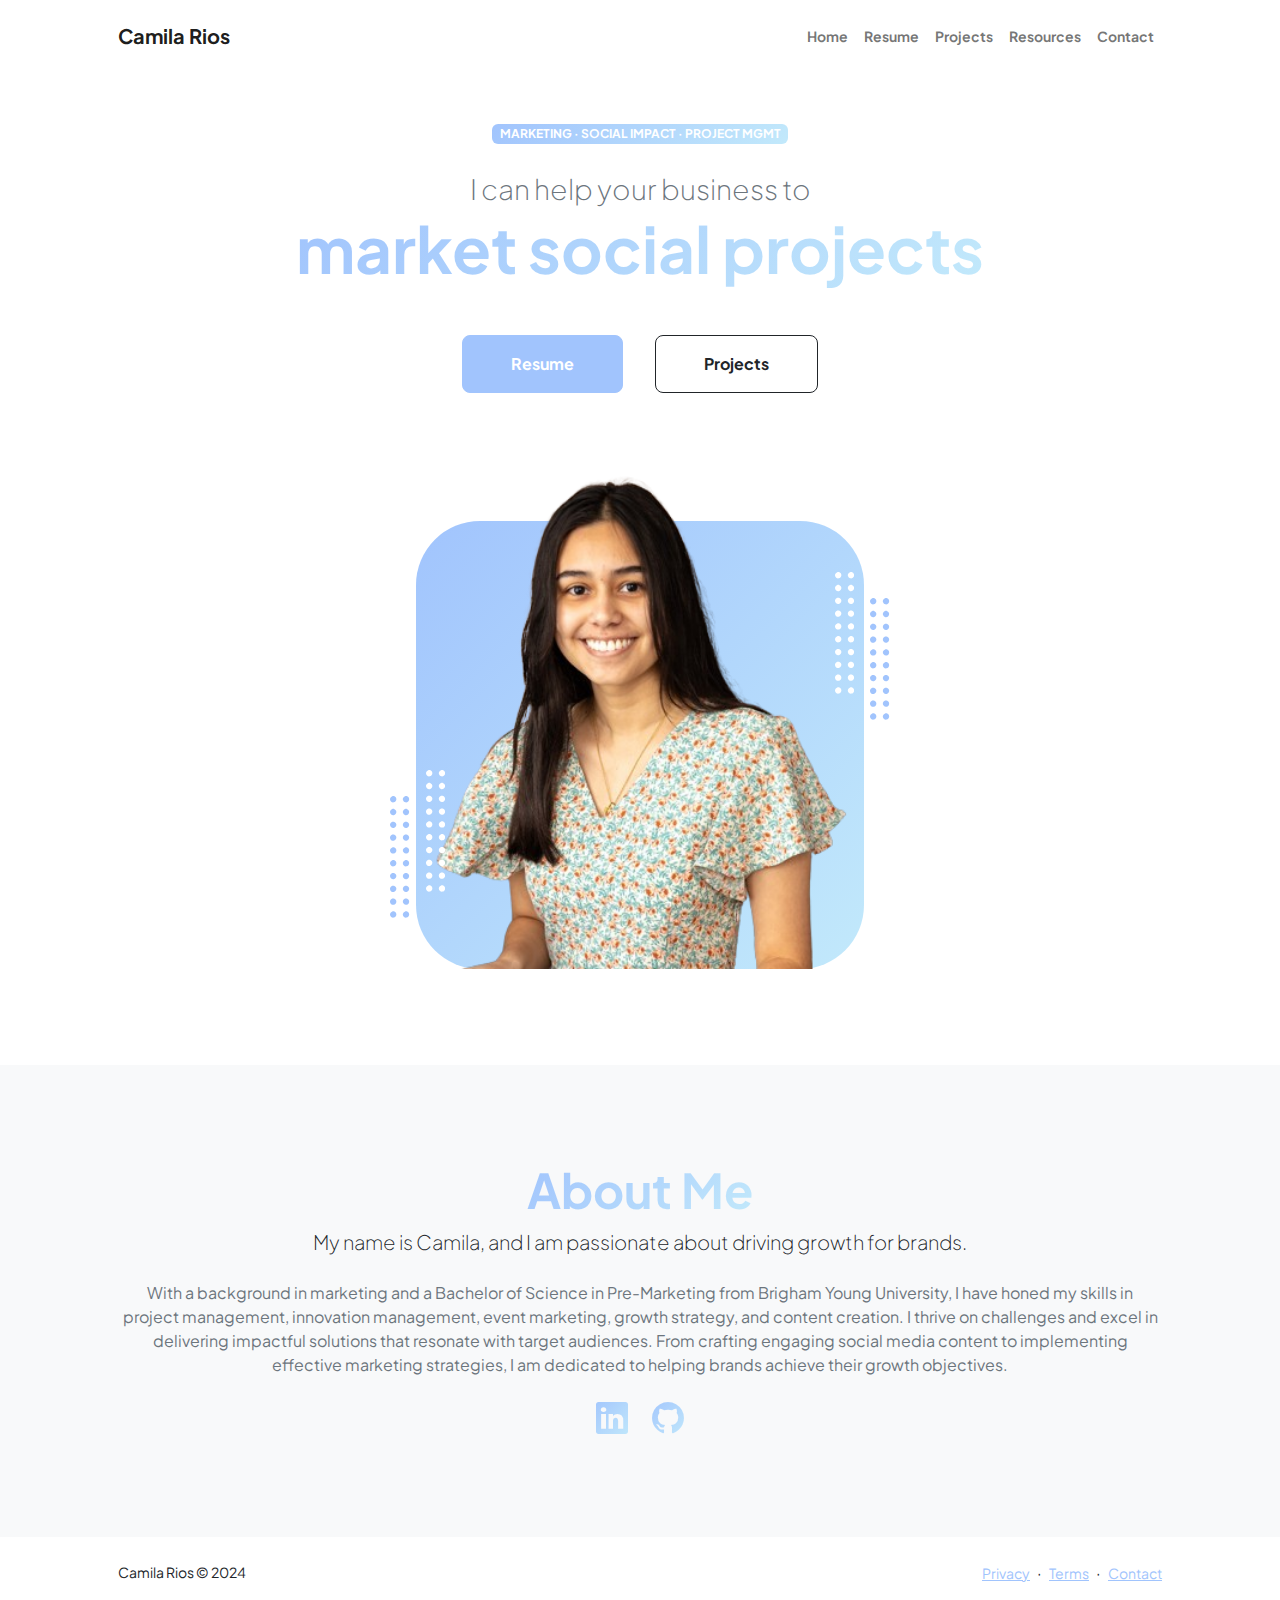
<file: index.html>
<!DOCTYPE html>
<html lang="en">
    <head>
        <meta charset="utf-8" />
        <meta name="viewport" content="width=device-width, initial-scale=1, shrink-to-fit=no" />
        <meta name="description" content="" />
        <meta name="author" content="" />
        <title>CR | Home</title>
        <!-- Favicon-->
        <link rel="icon" type="image/x-icon" href="assets/favicon.ico" />
        <!-- Custom Google font-->
        <link rel="preconnect" href="https://fonts.googleapis.com" />
        <link rel="preconnect" href="https://fonts.gstatic.com" crossorigin />
        <link href="https://fonts.googleapis.com/css2?family=Plus+Jakarta+Sans:wght@100;200;300;400;500;600;700;800;900&amp;display=swap" rel="stylesheet" />
        <!-- Bootstrap icons-->
        <link href="https://cdn.jsdelivr.net/npm/bootstrap-icons@1.8.1/font/bootstrap-icons.css" rel="stylesheet" />
        <!-- Core theme CSS (includes Bootstrap)-->
        <link href="css/styles.css" rel="stylesheet" />
    </head>
    <body class="d-flex flex-column h-100">
        <main class="flex-shrink-0">
            <!-- Navigation-->
            <nav class="navbar navbar-expand-lg navbar-light bg-white py-3">
                <div class="container px-5">
                    <a class="navbar-brand" href="index.html"><span class="fw-bolder custom-text-color">Camila Rios</span></a>
                    <button class="navbar-toggler" type="button" data-bs-toggle="collapse" data-bs-target="#navbarSupportedContent" aria-controls="navbarSupportedContent" aria-expanded="false" aria-label="Toggle navigation"><span class="navbar-toggler-icon"></span></button>
                    <div class="collapse navbar-collapse" id="navbarSupportedContent">
                        <ul class="navbar-nav ms-auto mb-2 mb-lg-0 small fw-bolder">
                            <li class="nav-item"><a class="nav-link" href="index.html">Home</a></li>
                            <li class="nav-item"><a class="nav-link" href="resume.html">Resume</a></li>
                            <li class="nav-item"><a class="nav-link" href="projects.html">Projects</a></li>
                            <li class="nav-item"><a class="nav-link" href="resources.html">Resources</a></li>
                            <li class="nav-item"><a class="nav-link" href="contact.html">Contact</a></li>
                        </ul>
                    </div>
                </div>
            </nav>
            <!-- Header-->
            <header class="py-5">
                <div class="container px-5 pb-5">
                    <div class="row gx-5 align-items-center">
                        <div class="col-xxl-5">
                            <!-- Header text content-->
                            <div class="text-center text-xxl-start">
                                <div class="badge bg-gradient-primary-to-secondary text-white mb-4"><div class="text-uppercase">Marketing &middot; Social Impact &middot; Project Mgmt</div></div>
                                <div class="fs-3 fw-light text-muted">I can help your business to</div>
                                <h1 class="display-3 fw-bolder mb-5"><span class="text-gradient d-inline">market social projects</span></h1>
                                <div class="d-grid gap-3 d-sm-flex justify-content-sm-center justify-content-xxl-start mb-3">
                                    <a class="btn btn-primary btn-lg px-5 py-3 me-sm-3 fs-6 fw-bolder" href="resume.html">Resume</a>
                                    <a class="btn btn-outline-dark btn-lg px-5 py-3 fs-6 fw-bolder" href="projects.html">Projects</a>
                                </div>
                            </div>
                        </div>
                        <div class="col-xxl-7">
                            <!-- Header profile picture-->
                            <div class="d-flex justify-content-center mt-5 mt-xxl-0">
                                <div class="profile bg-gradient-primary-to-secondary">
                                    <!-- TIP: For best results, use a photo with a transparent background like the demo example below-->
                                    <!-- Watch a tutorial on how to do this on YouTube (link)-->
                                    <img class="profile-img" src="assets/profile.png" alt="..." />
                                    <div class="dots-1">
                                        <!-- SVG Dots-->
                                        <svg version="1.1" xmlns="http://www.w3.org/2000/svg" xmlns:xlink="http://www.w3.org/1999/xlink" x="0px" y="0px" viewBox="0 0 191.6 1215.4" style="enable-background: new 0 0 191.6 1215.4" xml:space="preserve">
                                            <g transform="translate(0.000000,1280.000000) scale(0.100000,-0.100000)">
                                                <path d="M227.7,12788.6c-105-35-200-141-222-248c-43-206,163-412,369-369c155,32,275,190,260,339c-11,105-90,213-190,262        C383.7,12801.6,289.7,12808.6,227.7,12788.6z"></path>
                                                <path d="M1507.7,12788.6c-151-50-253-216-222-362c25-119,136-230,254-255c194-41,395,142,375,339c-11,105-90,213-190,262        C1663.7,12801.6,1569.7,12808.6,1507.7,12788.6z"></path>
                                                <path d="M227.7,11508.6c-105-35-200-141-222-248c-43-206,163-412,369-369c155,32,275,190,260,339c-11,105-90,213-190,262        C383.7,11521.6,289.7,11528.6,227.7,11508.6z"></path>
                                                <path d="M1507.7,11508.6c-151-50-253-216-222-362c25-119,136-230,254-255c194-41,395,142,375,339c-11,105-90,213-190,262        C1663.7,11521.6,1569.7,11528.6,1507.7,11508.6z"></path>
                                                <path d="M227.7,10228.6c-105-35-200-141-222-248c-43-206,163-412,369-369c155,32,275,190,260,339c-11,105-90,213-190,262        C383.7,10241.6,289.7,10248.6,227.7,10228.6z"></path>
                                                <path d="M1507.7,10228.6c-105-35-200-141-222-248c-43-206,163-412,369-369c155,32,275,190,260,339c-11,105-90,213-190,262        C1663.7,10241.6,1569.7,10248.6,1507.7,10228.6z"></path>
                                                <path d="M227.7,8948.6c-105-35-200-141-222-248c-43-206,163-412,369-369c155,32,275,190,260,339c-11,105-90,213-190,262        C383.7,8961.6,289.7,8968.6,227.7,8948.6z"></path>
                                                <path d="M1507.7,8948.6c-105-35-200-141-222-248c-43-206,163-412,369-369c155,32,275,190,260,339c-11,105-90,213-190,262        C1663.7,8961.6,1569.7,8968.6,1507.7,8948.6z"></path>
                                                <path d="M227.7,7668.6c-105-35-200-141-222-248c-43-206,163-412,369-369c155,32,275,190,260,339c-11,105-90,213-190,262        C383.7,7681.6,289.7,7688.6,227.7,7668.6z"></path>
                                                <path d="M1507.7,7668.6c-105-35-200-141-222-248c-43-206,163-412,369-369c155,32,275,190,260,339c-11,105-90,213-190,262        C1663.7,7681.6,1569.7,7688.6,1507.7,7668.6z"></path>
                                                <path d="M227.7,6388.6c-105-35-200-141-222-248c-43-206,163-412,369-369c155,32,275,190,260,339c-11,105-90,213-190,262        C383.7,6401.6,289.7,6408.6,227.7,6388.6z"></path>
                                                <path d="M1507.7,6388.6c-105-35-200-141-222-248c-43-206,163-412,369-369c155,32,275,190,260,339c-11,105-90,213-190,262        C1663.7,6401.6,1569.7,6408.6,1507.7,6388.6z"></path>
                                                <path d="M227.7,5108.6c-105-35-200-141-222-248c-43-206,163-412,369-369c155,32,275,190,260,339c-11,105-90,213-190,262        C383.7,5121.6,289.7,5128.6,227.7,5108.6z"></path>
                                                <path d="M1507.7,5108.6c-105-35-200-141-222-248c-43-206,163-412,369-369c155,32,275,190,260,339c-11,105-90,213-190,262        C1663.7,5121.6,1569.7,5128.6,1507.7,5108.6z"></path>
                                                <path d="M227.7,3828.6c-105-35-200-141-222-248c-43-206,163-412,369-369c155,32,275,190,260,339c-11,105-90,213-190,262        C383.7,3841.6,289.7,3848.6,227.7,3828.6z"></path>
                                                <path d="M1507.7,3828.6c-105-35-200-141-222-248c-43-206,163-412,369-369c155,32,275,190,260,339c-11,105-90,213-190,262        C1663.7,3841.6,1569.7,3848.6,1507.7,3828.6z"></path>
                                                <path d="M227.7,2548.6c-105-35-200-141-222-248c-43-206,163-412,369-369c155,32,275,190,260,339c-11,105-90,213-190,262        C383.7,2561.6,289.7,2568.6,227.7,2548.6z"></path>
                                                <path d="M1507.7,2548.6c-105-35-200-141-222-248c-43-206,163-412,369-369c155,32,275,190,260,339c-11,105-90,213-190,262        C1663.7,2561.6,1569.7,2568.6,1507.7,2548.6z"></path>
                                                <path d="M227.7,1268.6c-105-35-200-141-222-248c-43-206,163-412,369-369c155,32,275,190,260,339c-11,105-90,213-190,262        C383.7,1281.6,289.7,1288.6,227.7,1268.6z"></path>
                                                <path d="M1507.7,1268.6c-105-35-200-141-222-248c-43-206,163-412,369-369c155,32,275,190,260,339c-11,105-90,213-190,262        C1663.7,1281.6,1569.7,1288.6,1507.7,1268.6z"></path>
                                            </g>
                                        </svg>
                                        <!-- END of SVG dots-->
                                    </div>
                                    <div class="dots-2">
                                        <!-- SVG Dots-->
                                        <svg version="1.1" xmlns="http://www.w3.org/2000/svg" xmlns:xlink="http://www.w3.org/1999/xlink" x="0px" y="0px" viewBox="0 0 191.6 1215.4" style="enable-background: new 0 0 191.6 1215.4" xml:space="preserve">
                                            <g transform="translate(0.000000,1280.000000) scale(0.100000,-0.100000)">
                                                <path d="M227.7,12788.6c-105-35-200-141-222-248c-43-206,163-412,369-369c155,32,275,190,260,339c-11,105-90,213-190,262        C383.7,12801.6,289.7,12808.6,227.7,12788.6z"></path>
                                                <path d="M1507.7,12788.6c-151-50-253-216-222-362c25-119,136-230,254-255c194-41,395,142,375,339c-11,105-90,213-190,262        C1663.7,12801.6,1569.7,12808.6,1507.7,12788.6z"></path>
                                                <path d="M227.7,11508.6c-105-35-200-141-222-248c-43-206,163-412,369-369c155,32,275,190,260,339c-11,105-90,213-190,262        C383.7,11521.6,289.7,11528.6,227.7,11508.6z"></path>
                                                <path d="M1507.7,11508.6c-151-50-253-216-222-362c25-119,136-230,254-255c194-41,395,142,375,339c-11,105-90,213-190,262        C1663.7,11521.6,1569.7,11528.6,1507.7,11508.6z"></path>
                                                <path d="M227.7,10228.6c-105-35-200-141-222-248c-43-206,163-412,369-369c155,32,275,190,260,339c-11,105-90,213-190,262        C383.7,10241.6,289.7,10248.6,227.7,10228.6z"></path>
                                                <path d="M1507.7,10228.6c-105-35-200-141-222-248c-43-206,163-412,369-369c155,32,275,190,260,339c-11,105-90,213-190,262        C1663.7,10241.6,1569.7,10248.6,1507.7,10228.6z"></path>
                                                <path d="M227.7,8948.6c-105-35-200-141-222-248c-43-206,163-412,369-369c155,32,275,190,260,339c-11,105-90,213-190,262        C383.7,8961.6,289.7,8968.6,227.7,8948.6z"></path>
                                                <path d="M1507.7,8948.6c-105-35-200-141-222-248c-43-206,163-412,369-369c155,32,275,190,260,339c-11,105-90,213-190,262        C1663.7,8961.6,1569.7,8968.6,1507.7,8948.6z"></path>
                                                <path d="M227.7,7668.6c-105-35-200-141-222-248c-43-206,163-412,369-369c155,32,275,190,260,339c-11,105-90,213-190,262        C383.7,7681.6,289.7,7688.6,227.7,7668.6z"></path>
                                                <path d="M1507.7,7668.6c-105-35-200-141-222-248c-43-206,163-412,369-369c155,32,275,190,260,339c-11,105-90,213-190,262        C1663.7,7681.6,1569.7,7688.6,1507.7,7668.6z"></path>
                                                <path d="M227.7,6388.6c-105-35-200-141-222-248c-43-206,163-412,369-369c155,32,275,190,260,339c-11,105-90,213-190,262        C383.7,6401.6,289.7,6408.6,227.7,6388.6z"></path>
                                                <path d="M1507.7,6388.6c-105-35-200-141-222-248c-43-206,163-412,369-369c155,32,275,190,260,339c-11,105-90,213-190,262        C1663.7,6401.6,1569.7,6408.6,1507.7,6388.6z"></path>
                                                <path d="M227.7,5108.6c-105-35-200-141-222-248c-43-206,163-412,369-369c155,32,275,190,260,339c-11,105-90,213-190,262        C383.7,5121.6,289.7,5128.6,227.7,5108.6z"></path>
                                                <path d="M1507.7,5108.6c-105-35-200-141-222-248c-43-206,163-412,369-369c155,32,275,190,260,339c-11,105-90,213-190,262        C1663.7,5121.6,1569.7,5128.6,1507.7,5108.6z"></path>
                                                <path d="M227.7,3828.6c-105-35-200-141-222-248c-43-206,163-412,369-369c155,32,275,190,260,339c-11,105-90,213-190,262        C383.7,3841.6,289.7,3848.6,227.7,3828.6z"></path>
                                                <path d="M1507.7,3828.6c-105-35-200-141-222-248c-43-206,163-412,369-369c155,32,275,190,260,339c-11,105-90,213-190,262        C1663.7,3841.6,1569.7,3848.6,1507.7,3828.6z"></path>
                                                <path d="M227.7,2548.6c-105-35-200-141-222-248c-43-206,163-412,369-369c155,32,275,190,260,339c-11,105-90,213-190,262        C383.7,2561.6,289.7,2568.6,227.7,2548.6z"></path>
                                                <path d="M1507.7,2548.6c-105-35-200-141-222-248c-43-206,163-412,369-369c155,32,275,190,260,339c-11,105-90,213-190,262        C1663.7,2561.6,1569.7,2568.6,1507.7,2548.6z"></path>
                                                <path d="M227.7,1268.6c-105-35-200-141-222-248c-43-206,163-412,369-369c155,32,275,190,260,339c-11,105-90,213-190,262        C383.7,1281.6,289.7,1288.6,227.7,1268.6z"></path>
                                                <path d="M1507.7,1268.6c-105-35-200-141-222-248c-43-206,163-412,369-369c155,32,275,190,260,339c-11,105-90,213-190,262        C1663.7,1281.6,1569.7,1288.6,1507.7,1268.6z"></path>
                                            </g>
                                        </svg>
                                        <!-- END of SVG dots-->
                                    </div>
                                    <div class="dots-3">
                                        <!-- SVG Dots-->
                                        <svg version="1.1" xmlns="http://www.w3.org/2000/svg" xmlns:xlink="http://www.w3.org/1999/xlink" x="0px" y="0px" viewBox="0 0 191.6 1215.4" style="enable-background: new 0 0 191.6 1215.4" xml:space="preserve">
                                            <g transform="translate(0.000000,1280.000000) scale(0.100000,-0.100000)">
                                                <path d="M227.7,12788.6c-105-35-200-141-222-248c-43-206,163-412,369-369c155,32,275,190,260,339c-11,105-90,213-190,262        C383.7,12801.6,289.7,12808.6,227.7,12788.6z"></path>
                                                <path d="M1507.7,12788.6c-151-50-253-216-222-362c25-119,136-230,254-255c194-41,395,142,375,339c-11,105-90,213-190,262        C1663.7,12801.6,1569.7,12808.6,1507.7,12788.6z"></path>
                                                <path d="M227.7,11508.6c-105-35-200-141-222-248c-43-206,163-412,369-369c155,32,275,190,260,339c-11,105-90,213-190,262        C383.7,11521.6,289.7,11528.6,227.7,11508.6z"></path>
                                                <path d="M1507.7,11508.6c-151-50-253-216-222-362c25-119,136-230,254-255c194-41,395,142,375,339c-11,105-90,213-190,262        C1663.7,11521.6,1569.7,11528.6,1507.7,11508.6z"></path>
                                                <path d="M227.7,10228.6c-105-35-200-141-222-248c-43-206,163-412,369-369c155,32,275,190,260,339c-11,105-90,213-190,262        C383.7,10241.6,289.7,10248.6,227.7,10228.6z"></path>
                                                <path d="M1507.7,10228.6c-105-35-200-141-222-248c-43-206,163-412,369-369c155,32,275,190,260,339c-11,105-90,213-190,262        C1663.7,10241.6,1569.7,10248.6,1507.7,10228.6z"></path>
                                                <path d="M227.7,8948.6c-105-35-200-141-222-248c-43-206,163-412,369-369c155,32,275,190,260,339c-11,105-90,213-190,262        C383.7,8961.6,289.7,8968.6,227.7,8948.6z"></path>
                                                <path d="M1507.7,8948.6c-105-35-200-141-222-248c-43-206,163-412,369-369c155,32,275,190,260,339c-11,105-90,213-190,262        C1663.7,8961.6,1569.7,8968.6,1507.7,8948.6z"></path>
                                                <path d="M227.7,7668.6c-105-35-200-141-222-248c-43-206,163-412,369-369c155,32,275,190,260,339c-11,105-90,213-190,262        C383.7,7681.6,289.7,7688.6,227.7,7668.6z"></path>
                                                <path d="M1507.7,7668.6c-105-35-200-141-222-248c-43-206,163-412,369-369c155,32,275,190,260,339c-11,105-90,213-190,262        C1663.7,7681.6,1569.7,7688.6,1507.7,7668.6z"></path>
                                                <path d="M227.7,6388.6c-105-35-200-141-222-248c-43-206,163-412,369-369c155,32,275,190,260,339c-11,105-90,213-190,262        C383.7,6401.6,289.7,6408.6,227.7,6388.6z"></path>
                                                <path d="M1507.7,6388.6c-105-35-200-141-222-248c-43-206,163-412,369-369c155,32,275,190,260,339c-11,105-90,213-190,262        C1663.7,6401.6,1569.7,6408.6,1507.7,6388.6z"></path>
                                                <path d="M227.7,5108.6c-105-35-200-141-222-248c-43-206,163-412,369-369c155,32,275,190,260,339c-11,105-90,213-190,262        C383.7,5121.6,289.7,5128.6,227.7,5108.6z"></path>
                                                <path d="M1507.7,5108.6c-105-35-200-141-222-248c-43-206,163-412,369-369c155,32,275,190,260,339c-11,105-90,213-190,262        C1663.7,5121.6,1569.7,5128.6,1507.7,5108.6z"></path>
                                                <path d="M227.7,3828.6c-105-35-200-141-222-248c-43-206,163-412,369-369c155,32,275,190,260,339c-11,105-90,213-190,262        C383.7,3841.6,289.7,3848.6,227.7,3828.6z"></path>
                                                <path d="M1507.7,3828.6c-105-35-200-141-222-248c-43-206,163-412,369-369c155,32,275,190,260,339c-11,105-90,213-190,262        C1663.7,3841.6,1569.7,3848.6,1507.7,3828.6z"></path>
                                                <path d="M227.7,2548.6c-105-35-200-141-222-248c-43-206,163-412,369-369c155,32,275,190,260,339c-11,105-90,213-190,262        C383.7,2561.6,289.7,2568.6,227.7,2548.6z"></path>
                                                <path d="M1507.7,2548.6c-105-35-200-141-222-248c-43-206,163-412,369-369c155,32,275,190,260,339c-11,105-90,213-190,262        C1663.7,2561.6,1569.7,2568.6,1507.7,2548.6z"></path>
                                                <path d="M227.7,1268.6c-105-35-200-141-222-248c-43-206,163-412,369-369c155,32,275,190,260,339c-11,105-90,213-190,262        C383.7,1281.6,289.7,1288.6,227.7,1268.6z"></path>
                                                <path d="M1507.7,1268.6c-105-35-200-141-222-248c-43-206,163-412,369-369c155,32,275,190,260,339c-11,105-90,213-190,262        C1663.7,1281.6,1569.7,1288.6,1507.7,1268.6z"></path>
                                            </g>
                                        </svg>
                                        <!-- END of SVG dots-->
                                    </div>
                                    <div class="dots-4">
                                        <!-- SVG Dots-->
                                        <svg version="1.1" xmlns="http://www.w3.org/2000/svg" xmlns:xlink="http://www.w3.org/1999/xlink" x="0px" y="0px" viewBox="0 0 191.6 1215.4" style="enable-background: new 0 0 191.6 1215.4" xml:space="preserve">
                                            <g transform="translate(0.000000,1280.000000) scale(0.100000,-0.100000)">
                                                <path d="M227.7,12788.6c-105-35-200-141-222-248c-43-206,163-412,369-369c155,32,275,190,260,339c-11,105-90,213-190,262        C383.7,12801.6,289.7,12808.6,227.7,12788.6z"></path>
                                                <path d="M1507.7,12788.6c-151-50-253-216-222-362c25-119,136-230,254-255c194-41,395,142,375,339c-11,105-90,213-190,262        C1663.7,12801.6,1569.7,12808.6,1507.7,12788.6z"></path>
                                                <path d="M227.7,11508.6c-105-35-200-141-222-248c-43-206,163-412,369-369c155,32,275,190,260,339c-11,105-90,213-190,262        C383.7,11521.6,289.7,11528.6,227.7,11508.6z"></path>
                                                <path d="M1507.7,11508.6c-151-50-253-216-222-362c25-119,136-230,254-255c194-41,395,142,375,339c-11,105-90,213-190,262        C1663.7,11521.6,1569.7,11528.6,1507.7,11508.6z"></path>
                                                <path d="M227.7,10228.6c-105-35-200-141-222-248c-43-206,163-412,369-369c155,32,275,190,260,339c-11,105-90,213-190,262        C383.7,10241.6,289.7,10248.6,227.7,10228.6z"></path>
                                                <path d="M1507.7,10228.6c-105-35-200-141-222-248c-43-206,163-412,369-369c155,32,275,190,260,339c-11,105-90,213-190,262        C1663.7,10241.6,1569.7,10248.6,1507.7,10228.6z"></path>
                                                <path d="M227.7,8948.6c-105-35-200-141-222-248c-43-206,163-412,369-369c155,32,275,190,260,339c-11,105-90,213-190,262        C383.7,8961.6,289.7,8968.6,227.7,8948.6z"></path>
                                                <path d="M1507.7,8948.6c-105-35-200-141-222-248c-43-206,163-412,369-369c155,32,275,190,260,339c-11,105-90,213-190,262        C1663.7,8961.6,1569.7,8968.6,1507.7,8948.6z"></path>
                                                <path d="M227.7,7668.6c-105-35-200-141-222-248c-43-206,163-412,369-369c155,32,275,190,260,339c-11,105-90,213-190,262        C383.7,7681.6,289.7,7688.6,227.7,7668.6z"></path>
                                                <path d="M1507.7,7668.6c-105-35-200-141-222-248c-43-206,163-412,369-369c155,32,275,190,260,339c-11,105-90,213-190,262        C1663.7,7681.6,1569.7,7688.6,1507.7,7668.6z"></path>
                                                <path d="M227.7,6388.6c-105-35-200-141-222-248c-43-206,163-412,369-369c155,32,275,190,260,339c-11,105-90,213-190,262        C383.7,6401.6,289.7,6408.6,227.7,6388.6z"></path>
                                                <path d="M1507.7,6388.6c-105-35-200-141-222-248c-43-206,163-412,369-369c155,32,275,190,260,339c-11,105-90,213-190,262        C1663.7,6401.6,1569.7,6408.6,1507.7,6388.6z"></path>
                                                <path d="M227.7,5108.6c-105-35-200-141-222-248c-43-206,163-412,369-369c155,32,275,190,260,339c-11,105-90,213-190,262        C383.7,5121.6,289.7,5128.6,227.7,5108.6z"></path>
                                                <path d="M1507.7,5108.6c-105-35-200-141-222-248c-43-206,163-412,369-369c155,32,275,190,260,339c-11,105-90,213-190,262        C1663.7,5121.6,1569.7,5128.6,1507.7,5108.6z"></path>
                                                <path d="M227.7,3828.6c-105-35-200-141-222-248c-43-206,163-412,369-369c155,32,275,190,260,339c-11,105-90,213-190,262        C383.7,3841.6,289.7,3848.6,227.7,3828.6z"></path>
                                                <path d="M1507.7,3828.6c-105-35-200-141-222-248c-43-206,163-412,369-369c155,32,275,190,260,339c-11,105-90,213-190,262        C1663.7,3841.6,1569.7,3848.6,1507.7,3828.6z"></path>
                                                <path d="M227.7,2548.6c-105-35-200-141-222-248c-43-206,163-412,369-369c155,32,275,190,260,339c-11,105-90,213-190,262        C383.7,2561.6,289.7,2568.6,227.7,2548.6z"></path>
                                                <path d="M1507.7,2548.6c-105-35-200-141-222-248c-43-206,163-412,369-369c155,32,275,190,260,339c-11,105-90,213-190,262        C1663.7,2561.6,1569.7,2568.6,1507.7,2548.6z"></path>
                                                <path d="M227.7,1268.6c-105-35-200-141-222-248c-43-206,163-412,369-369c155,32,275,190,260,339c-11,105-90,213-190,262        C383.7,1281.6,289.7,1288.6,227.7,1268.6z"></path>
                                                <path d="M1507.7,1268.6c-105-35-200-141-222-248c-43-206,163-412,369-369c155,32,275,190,260,339c-11,105-90,213-190,262        C1663.7,1281.6,1569.7,1288.6,1507.7,1268.6z"></path>
                                            </g>
                                        </svg>
                                        <!-- END of SVG dots-->
                                    </div>
                                </div>
                            </div>
                        </div>
                    </div>
                </div>
            </header>
            <!-- About Section-->
            <section class="bg-light py-5">
                <div class="container px-5">
                    <div class="row gx-5 justify-content-center">
                        <div class="col-xxl-8">
                            <div class="text-center my-5">
                                <h2 class="display-5 fw-bolder"><span class="text-gradient d-inline">About Me</span></h2>
                                <p class="lead fw-light mb-4">My name is Camila, and I am passionate about driving growth for brands.</p>
                                <p class="text-muted">With a background in marketing and a Bachelor of Science in Pre-Marketing from Brigham Young University, I have honed my skills in project management, innovation management, event marketing, growth strategy, and content creation.
                                    I thrive on challenges and excel in delivering impactful solutions that resonate with target audiences. From crafting engaging social media content to implementing effective marketing strategies, I am dedicated to helping brands achieve their growth objectives.</p>
                                <div class="d-flex justify-content-center fs-2 gap-4">
                                    <a class="text-gradient" href="https://www.linkedin.com/in/camilariosn/"><i class="bi bi-linkedin"></i></a>
                                    <a class="text-gradient" href="https://github.com/camilarn"><i class="bi bi-github"></i></a>
                                </div>
                            </div>
                        </div>
                    </div>
                </div>
            </section>
        </main>
        <!-- Footer-->
        <footer class="bg-white py-4 mt-auto">
            <div class="container px-5">
                <div class="row align-items-center justify-content-between flex-column flex-sm-row">
                    <div class="col-auto"><div class="small m-0">Camila Rios &copy; 2024</div></div>
                    <div class="col-auto">
                        <a class="small" href="#!">Privacy</a>
                        <span class="mx-1">&middot;</span>
                        <a class="small" href="#!">Terms</a>
                        <span class="mx-1">&middot;</span>
                        <a class="small" href="mailto:riosncamila@gmail.com">Contact</a>
                    </div>
                </div>
            </div>
        </footer>
        <!-- Bootstrap core JS-->
        <script src="https://cdn.jsdelivr.net/npm/bootstrap@5.2.3/dist/js/bootstrap.bundle.min.js"></script>
        <!-- Core theme JS-->
        <script src="js/scripts.js"></script>
    </body>
</html>
</file>
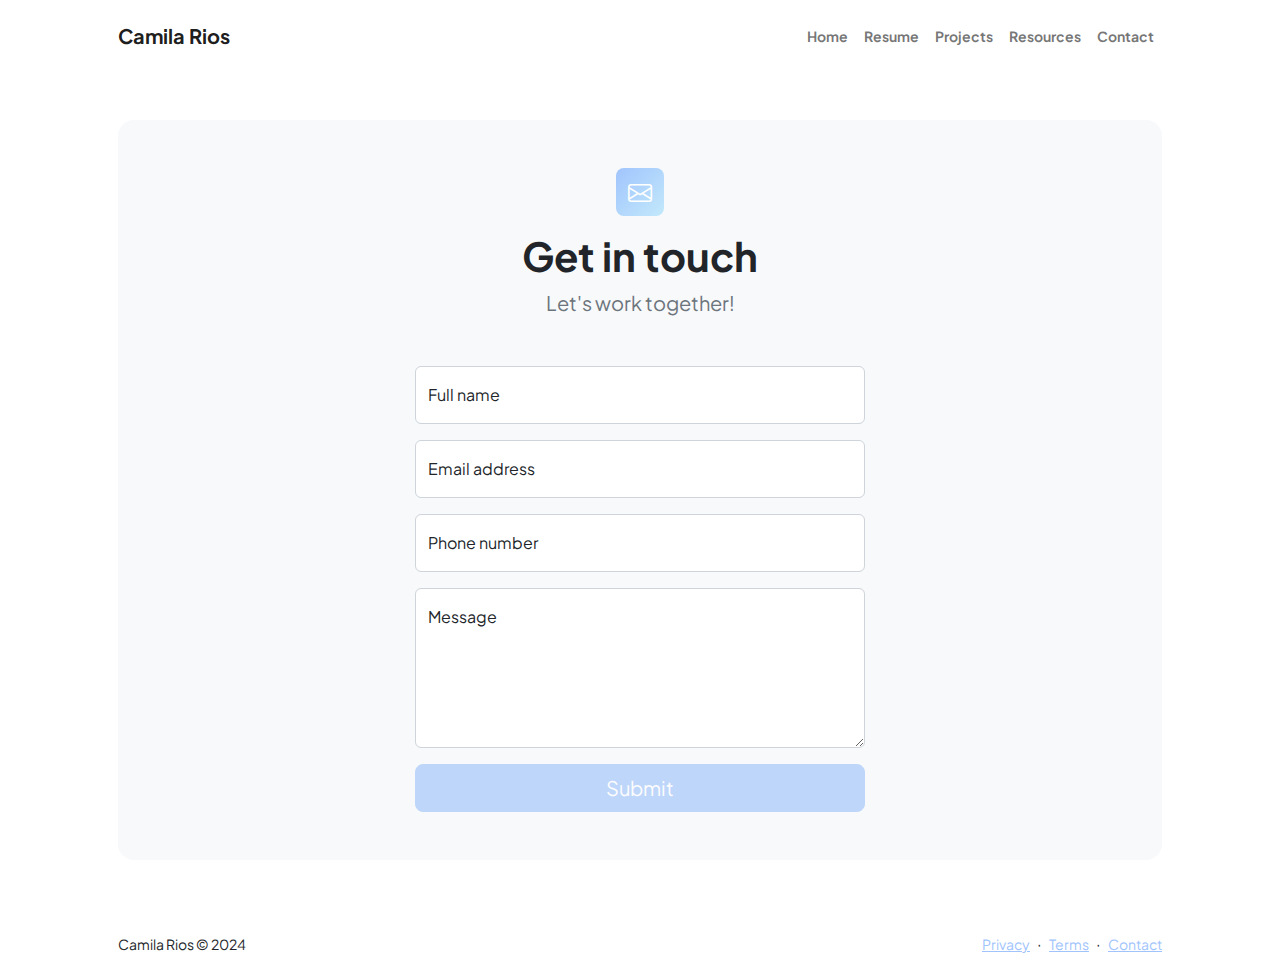
<file: contact.html>
<!DOCTYPE html>
<html lang="en">
    <head>
        <meta charset="utf-8" />
        <meta name="viewport" content="width=device-width, initial-scale=1, shrink-to-fit=no" />
        <meta name="description" content />
        <meta name="author" content />
        <title>CR | Contact</title>
        <!-- Favicon-->
        <link rel="icon" type="image/x-icon" href="assets/favicon.ico" />
        <!-- Custom Google font-->
        <link rel="preconnect" href="https://fonts.googleapis.com" />
        <link rel="preconnect" href="https://fonts.gstatic.com" crossorigin />
        <link href="https://fonts.googleapis.com/css2?family=Plus+Jakarta+Sans:wght@100;200;300;400;500;600;700;800;900&amp;display=swap" rel="stylesheet" />
        <!-- Bootstrap icons-->
        <link href="https://cdn.jsdelivr.net/npm/bootstrap-icons@1.8.1/font/bootstrap-icons.css" rel="stylesheet" />
        <!-- Core theme CSS (includes Bootstrap)-->
        <link href="css/styles.css" rel="stylesheet" />
    </head>
    <body class="d-flex flex-column">
        <main class="flex-shrink-0">
            <!-- Navigation-->
            <nav class="navbar navbar-expand-lg navbar-light bg-white py-3">
                <div class="container px-5">
                    <a class="navbar-brand" href="index.html"><span class="fw-bolder custom-text-color">Camila Rios</span></a>
                    <button class="navbar-toggler" type="button" data-bs-toggle="collapse" data-bs-target="#navbarSupportedContent" aria-controls="navbarSupportedContent" aria-expanded="false" aria-label="Toggle navigation"><span class="navbar-toggler-icon"></span></button>
                    <div class="collapse navbar-collapse" id="navbarSupportedContent">
                        <ul class="navbar-nav ms-auto mb-2 mb-lg-0 small fw-bolder">
                            <li class="nav-item"><a class="nav-link" href="index.html">Home</a></li>
                            <li class="nav-item"><a class="nav-link" href="resume.html">Resume</a></li>
                            <li class="nav-item"><a class="nav-link" href="projects.html">Projects</a></li>
                            <li class="nav-item"><a class="nav-link" href="resources.html">Resources</a></li>
                            <li class="nav-item"><a class="nav-link" href="contact.html">Contact</a></li>
                        </ul>
                    </div>
                </div>
            </nav>
            <!-- Page content-->
            <section class="py-5">
                <div class="container px-5">
                    <!-- Contact form-->
                    <div class="bg-light rounded-4 py-5 px-4 px-md-5">
                        <div class="text-center mb-5">
                            <div class="feature bg-primary bg-gradient-primary-to-secondary text-white rounded-3 mb-3"><i class="bi bi-envelope"></i></div>
                            <h1 class="fw-bolder">Get in touch</h1>
                            <p class="lead fw-normal text-muted mb-0">Let's work together!</p>
                        </div>
                        <div class="row gx-5 justify-content-center">
                            <div class="col-lg-8 col-xl-6">
                                <!-- * * * * * * * * * * * * * * *-->
                                <!-- * * SB Forms Contact Form * *-->
                                <!-- * * * * * * * * * * * * * * *-->
                                <!-- This form is pre-integrated with SB Forms.-->
                                <!-- To make this form functional, sign up at-->
                                <!-- https://startbootstrap.com/solution/contact-forms-->
                                <!-- to get an API token!-->
                                <form id="contactForm" data-sb-form-api-token="API_TOKEN">
                                    <!-- Name input-->
                                    <div class="form-floating mb-3">
                                        <input class="form-control" id="name" type="text" placeholder="Enter your name..." data-sb-validations="required" />
                                        <label for="name">Full name</label>
                                        <div class="invalid-feedback" data-sb-feedback="name:required">A name is required.</div>
                                    </div>
                                    <!-- Email address input-->
                                    <div class="form-floating mb-3">
                                        <input class="form-control" id="email" type="email" placeholder="name@example.com" data-sb-validations="required,email" />
                                        <label for="email">Email address</label>
                                        <div class="invalid-feedback" data-sb-feedback="email:required">An email is required.</div>
                                        <div class="invalid-feedback" data-sb-feedback="email:email">Email is not valid.</div>
                                    </div>
                                    <!-- Phone number input-->
                                    <div class="form-floating mb-3">
                                        <input class="form-control" id="phone" type="tel" placeholder="(123) 456-7890" data-sb-validations="required" />
                                        <label for="phone">Phone number</label>
                                        <div class="invalid-feedback" data-sb-feedback="phone:required">A phone number is required.</div>
                                    </div>
                                    <!-- Message input-->
                                    <div class="form-floating mb-3">
                                        <textarea class="form-control" id="message" type="text" placeholder="Enter your message here..." style="height: 10rem" data-sb-validations="required"></textarea>
                                        <label for="message">Message</label>
                                        <div class="invalid-feedback" data-sb-feedback="message:required">A message is required.</div>
                                    </div>
                                    <!-- Submit success message-->
                                    <!---->
                                    <!-- This is what your users will see when the form-->
                                    <!-- has successfully submitted-->
                                    <div class="d-none" id="submitSuccessMessage">
                                        <div class="text-center mb-3">
                                            <div class="fw-bolder">Form submission successful!</div>
                                            To activate this form, sign up at
                                            <br />
                                            <a href="https://startbootstrap.com/solution/contact-forms">https://startbootstrap.com/solution/contact-forms</a>
                                        </div>
                                    </div>
                                    <!-- Submit error message-->
                                    <!---->
                                    <!-- This is what your users will see when there is-->
                                    <!-- an error submitting the form-->
                                    <div class="d-none" id="submitErrorMessage"><div class="text-center text-danger mb-3">Error sending message!</div></div>
                                    <!-- Submit Button-->
                                    <div class="d-grid"><button class="btn btn-primary btn-lg disabled" id="submitButton" type="submit">Submit</button></div>
                                </form>
                            </div>
                        </div>
                    </div>
                </div>
            </section>
        </main>
        <!-- Footer-->
        <footer class="bg-white py-4 mt-auto">
            <div class="container px-5">
                <div class="row align-items-center justify-content-between flex-column flex-sm-row">
                    <div class="col-auto"><div class="small m-0">Camila Rios &copy; 2024</div></div>
                    <div class="col-auto">
                        <a class="small" href="#!">Privacy</a>
                        <span class="mx-1">&middot;</span>
                        <a class="small" href="#!">Terms</a>
                        <span class="mx-1">&middot;</span>
                        <a class="small" href="mailto:riosncamila@gmail.com">Contact</a>
                    </div>
                </div>
            </div>
        </footer>
        <!-- Bootstrap core JS-->
        <script src="https://cdn.jsdelivr.net/npm/bootstrap@5.2.3/dist/js/bootstrap.bundle.min.js"></script>
        <!-- Core theme JS-->
        <script src="js/scripts.js"></script>
        <!-- * * * * * * * * * * * * * * * * * * * * * * * * * * * * * * * * * * * * * * * *-->
        <!-- * *                               SB Forms JS                               * *-->
        <!-- * * Activate your form at https://startbootstrap.com/solution/contact-forms * *-->
        <!-- * * * * * * * * * * * * * * * * * * * * * * * * * * * * * * * * * * * * * * * *-->
        <script src="https://cdn.startbootstrap.com/sb-forms-latest.js"></script>
    </body>
</html>
</file>
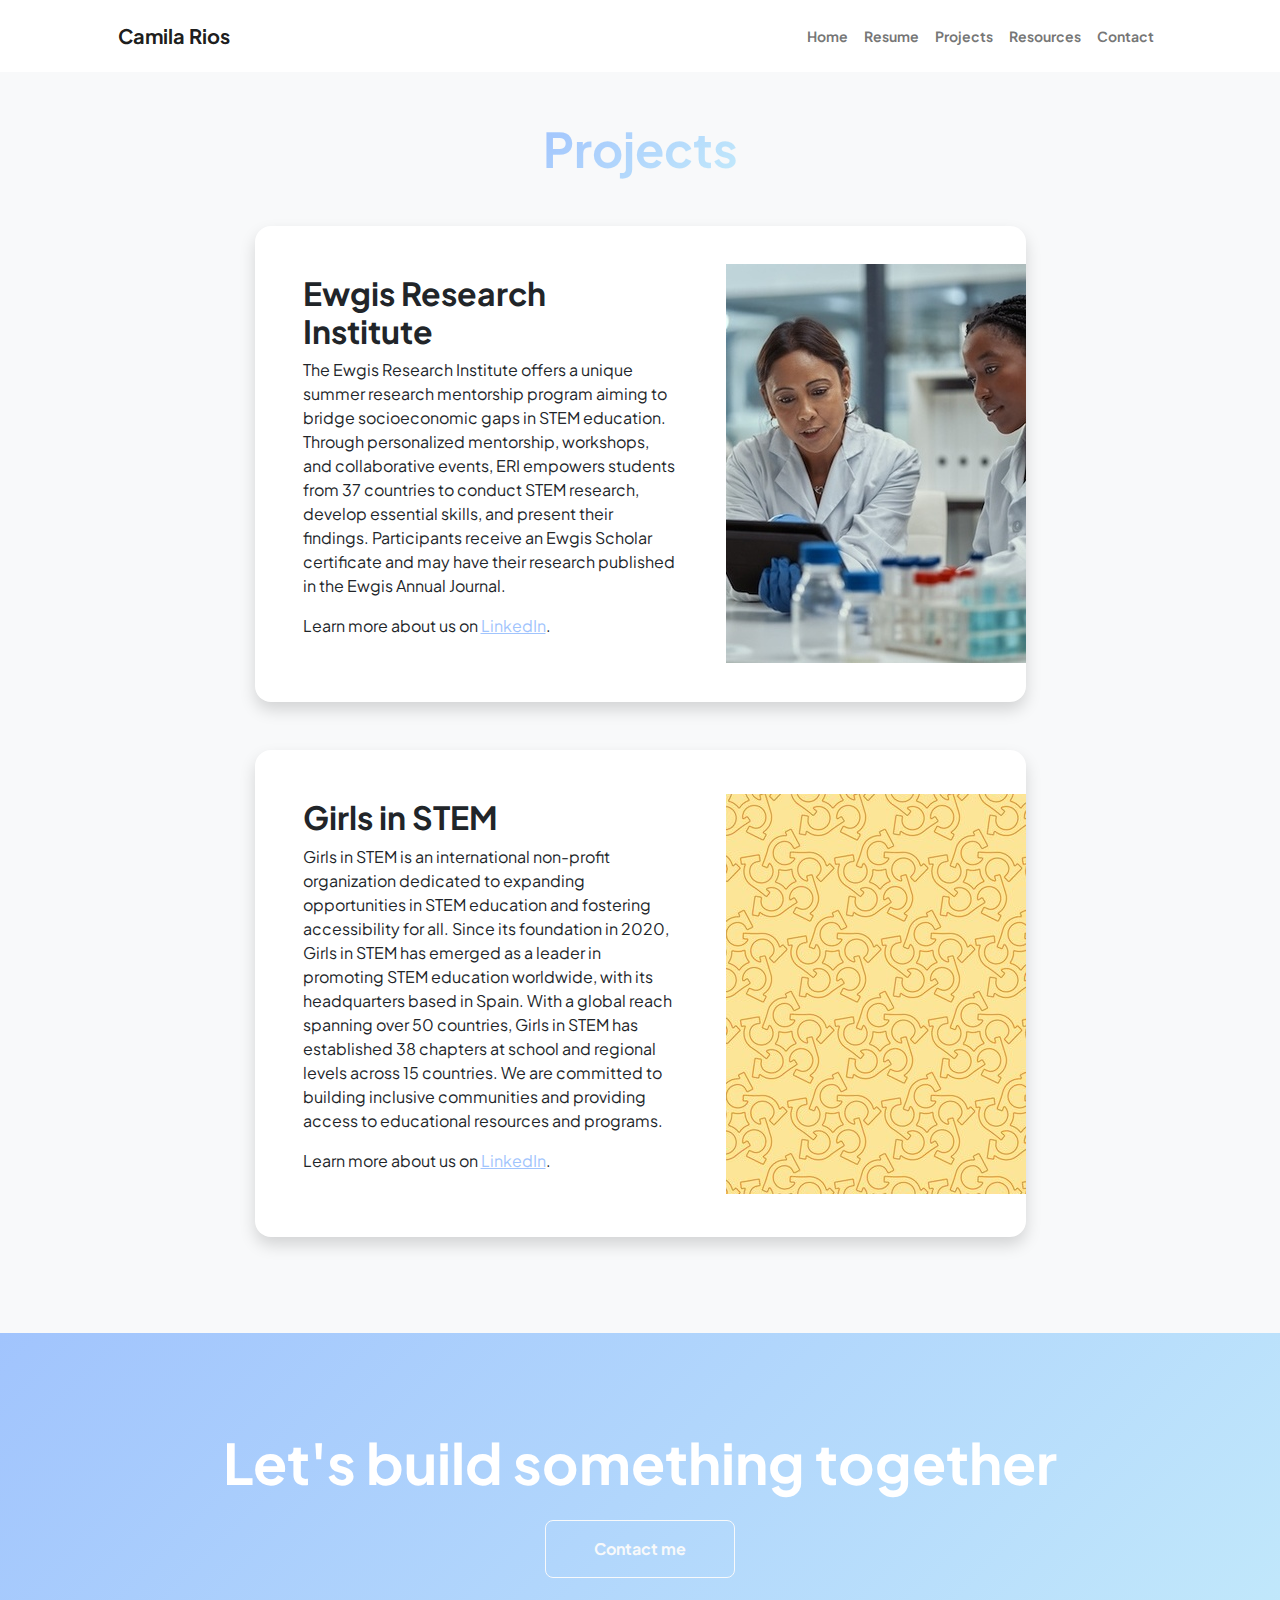
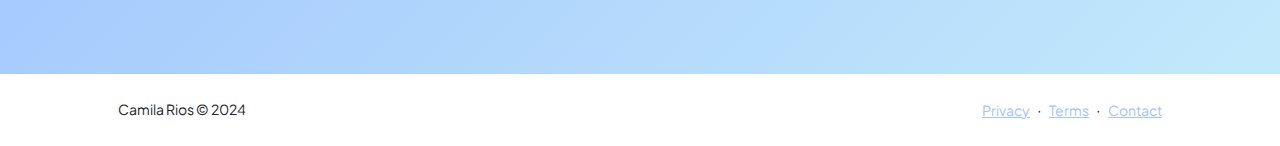
<file: projects.html>
<!DOCTYPE html>
<html lang="en">
    <head>
        <meta charset="utf-8" />
        <meta name="viewport" content="width=device-width, initial-scale=1, shrink-to-fit=no" />
        <meta name="description" content="" />
        <meta name="author" content="" />
        <title>CR | Projects</title>
        <!-- Favicon-->
        <link rel="icon" type="image/x-icon" href="assets/favicon.ico" />
        <!-- Custom Google font-->
        <link rel="preconnect" href="https://fonts.googleapis.com" />
        <link rel="preconnect" href="https://fonts.gstatic.com" crossorigin />
        <link href="https://fonts.googleapis.com/css2?family=Plus+Jakarta+Sans:wght@100;200;300;400;500;600;700;800;900&amp;display=swap" rel="stylesheet" />
        <!-- Bootstrap icons-->
        <link href="https://cdn.jsdelivr.net/npm/bootstrap-icons@1.8.1/font/bootstrap-icons.css" rel="stylesheet" />
        <!-- Core theme CSS (includes Bootstrap)-->
        <link href="css/styles.css" rel="stylesheet" />
    </head>
    <body class="d-flex flex-column h-100 bg-light">
        <main class="flex-shrink-0">
            <!-- Navigation-->
            <nav class="navbar navbar-expand-lg navbar-light bg-white py-3">
                <div class="container px-5">
                    <a class="navbar-brand" href="index.html"><span class="fw-bolder custom-text-color">Camila Rios</span></a>
                    <button class="navbar-toggler" type="button" data-bs-toggle="collapse" data-bs-target="#navbarSupportedContent" aria-controls="navbarSupportedContent" aria-expanded="false" aria-label="Toggle navigation"><span class="navbar-toggler-icon"></span></button>
                    <div class="collapse navbar-collapse" id="navbarSupportedContent">
                        <ul class="navbar-nav ms-auto mb-2 mb-lg-0 small fw-bolder">
                            <li class="nav-item"><a class="nav-link" href="index.html">Home</a></li>
                            <li class="nav-item"><a class="nav-link" href="resume.html">Resume</a></li>
                            <li class="nav-item"><a class="nav-link" href="projects.html">Projects</a></li>
                            <li class="nav-item"><a class="nav-link" href="resources.html">Resources</a></li>
                            <li class="nav-item"><a class="nav-link" href="contact.html">Contact</a></li>
                        </ul>
                    </div>
                </div>
            </nav>
            <!-- Projects Section-->
            <section class="py-5">
                <div class="container px-5 mb-5">
                    <div class="text-center mb-5">
                        <h1 class="display-5 fw-bolder mb-0"><span class="text-gradient d-inline">Projects</span></h1>
                    </div>
                    <div class="row gx-5 justify-content-center">
                        <div class="col-lg-11 col-xl-9 col-xxl-8">
                            <!-- Project Card 1-->
                            <div class="card overflow-hidden shadow rounded-4 border-0 mb-5">
                            <div class="card-body p-0">
                            <div class="d-flex align-items-center">
                            <div class="p-5">
                                <h2 class="fw-bolder">Ewgis Research Institute</h2>
                                <p>The Ewgis Research Institute offers a unique summer research mentorship program aiming to bridge socioeconomic gaps in STEM education. Through personalized mentorship, workshops, and collaborative events, ERI empowers students from 37 countries to conduct STEM research, develop essential skills, and present their findings. Participants receive an Ewgis Scholar certificate and may have their research published in the Ewgis Annual Journal.</p>
                                <p>Learn more about us on <a href="https://www.linkedin.com/company/ewgis/" target="_blank">LinkedIn</a>.</p>
                            </div>
                            <img class="img-fluid" src="assets/ewgis.jpg" alt="..." />
                            </div>
                            </div>
                            </div>
                            <!-- Project Card 2-->
                            <div class="card overflow-hidden shadow rounded-4 border-0">
                            <div class="card-body p-0">
                            <div class="d-flex align-items-center">
                            <div class="p-5">
                                <h2 class="fw-bolder">Girls in STEM</h2>
                                <p>Girls in STEM is an international non-profit organization dedicated to expanding opportunities in STEM education and fostering accessibility for all. Since its foundation in 2020, Girls in STEM has emerged as a leader in promoting STEM education worldwide, with its headquarters based in Spain. With a global reach spanning over 50 countries, Girls in STEM has established 38 chapters at school and regional levels across 15 countries. We are committed to building inclusive communities and providing access to educational resources and programs.</p>
                                <p>Learn more about us on <a href="https://www.linkedin.com/company/girlsinstemorg/" target="_blank">LinkedIn</a>.</p>
            </div>
            <img class="img-fluid" src="assets/girlsinstem.jpeg" alt="Girls in STEM">
        </div>
    </div>
</div>
            </section>
            <!-- Call to action section-->
            <section class="py-5 bg-gradient-primary-to-secondary text-white">
                <div class="container px-5 my-5">
                    <div class="text-center">
                        <h2 class="display-4 fw-bolder mb-4">Let's build something together</h2>
                        <a class="btn btn-outline-light btn-lg px-5 py-3 fs-6 fw-bolder" href="contact.html">Contact me</a>
                    </div>
                </div>
            </section>
        </main>
        <!-- Footer-->
        <footer class="bg-white py-4 mt-auto">
            <div class="container px-5">
                <div class="row align-items-center justify-content-between flex-column flex-sm-row">
                    <div class="col-auto"><div class="small m-0">Camila Rios &copy; 2024</div></div>
                    <div class="col-auto">
                        <a class="small" href="#!">Privacy</a>
                        <span class="mx-1">&middot;</span>
                        <a class="small" href="#!">Terms</a>
                        <span class="mx-1">&middot;</span>
                        <a class="small" href="mailto:riosncamila@gmail.com">Contact</a>
                    </div>
                </div>
            </div>
        </footer>
        <!-- Bootstrap core JS-->
        <script src="https://cdn.jsdelivr.net/npm/bootstrap@5.2.3/dist/js/bootstrap.bundle.min.js"></script>
        <!-- Core theme JS-->
        <script src="js/scripts.js"></script>
    </body>
</html>
</file>
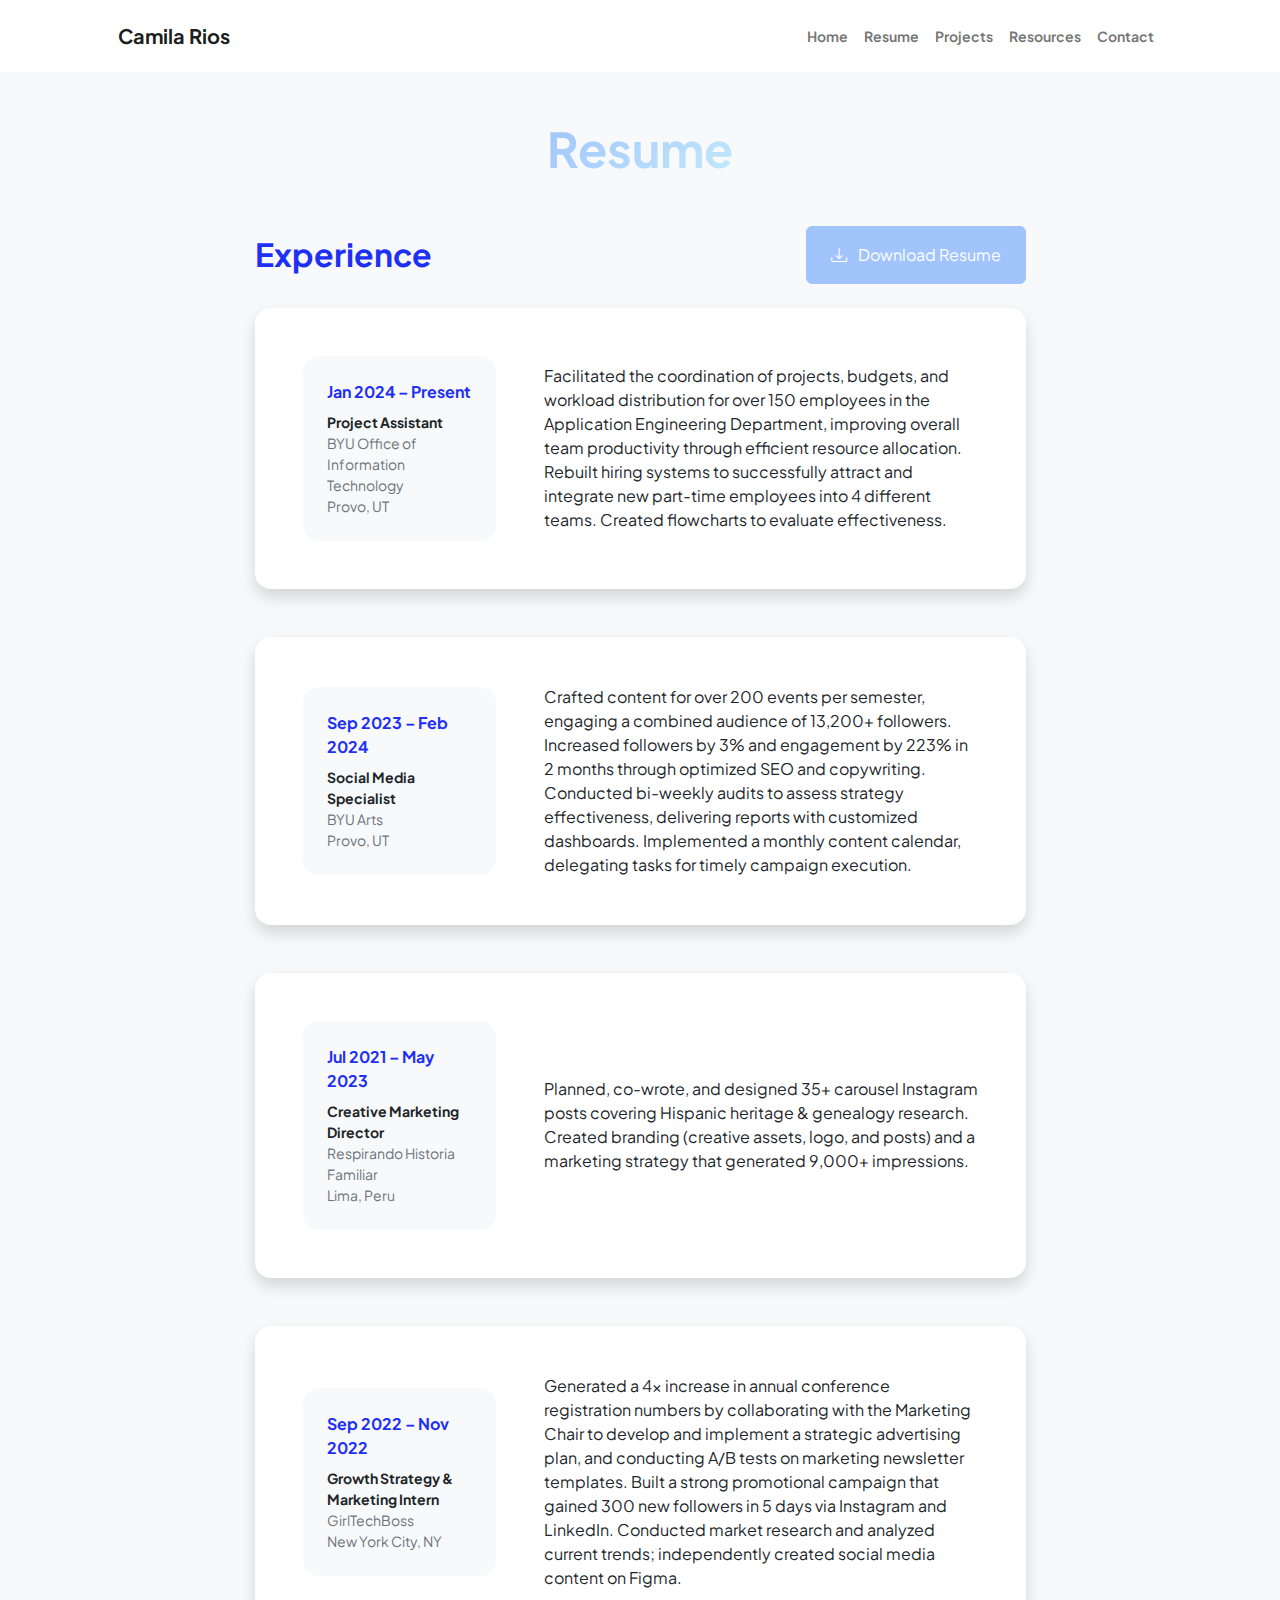
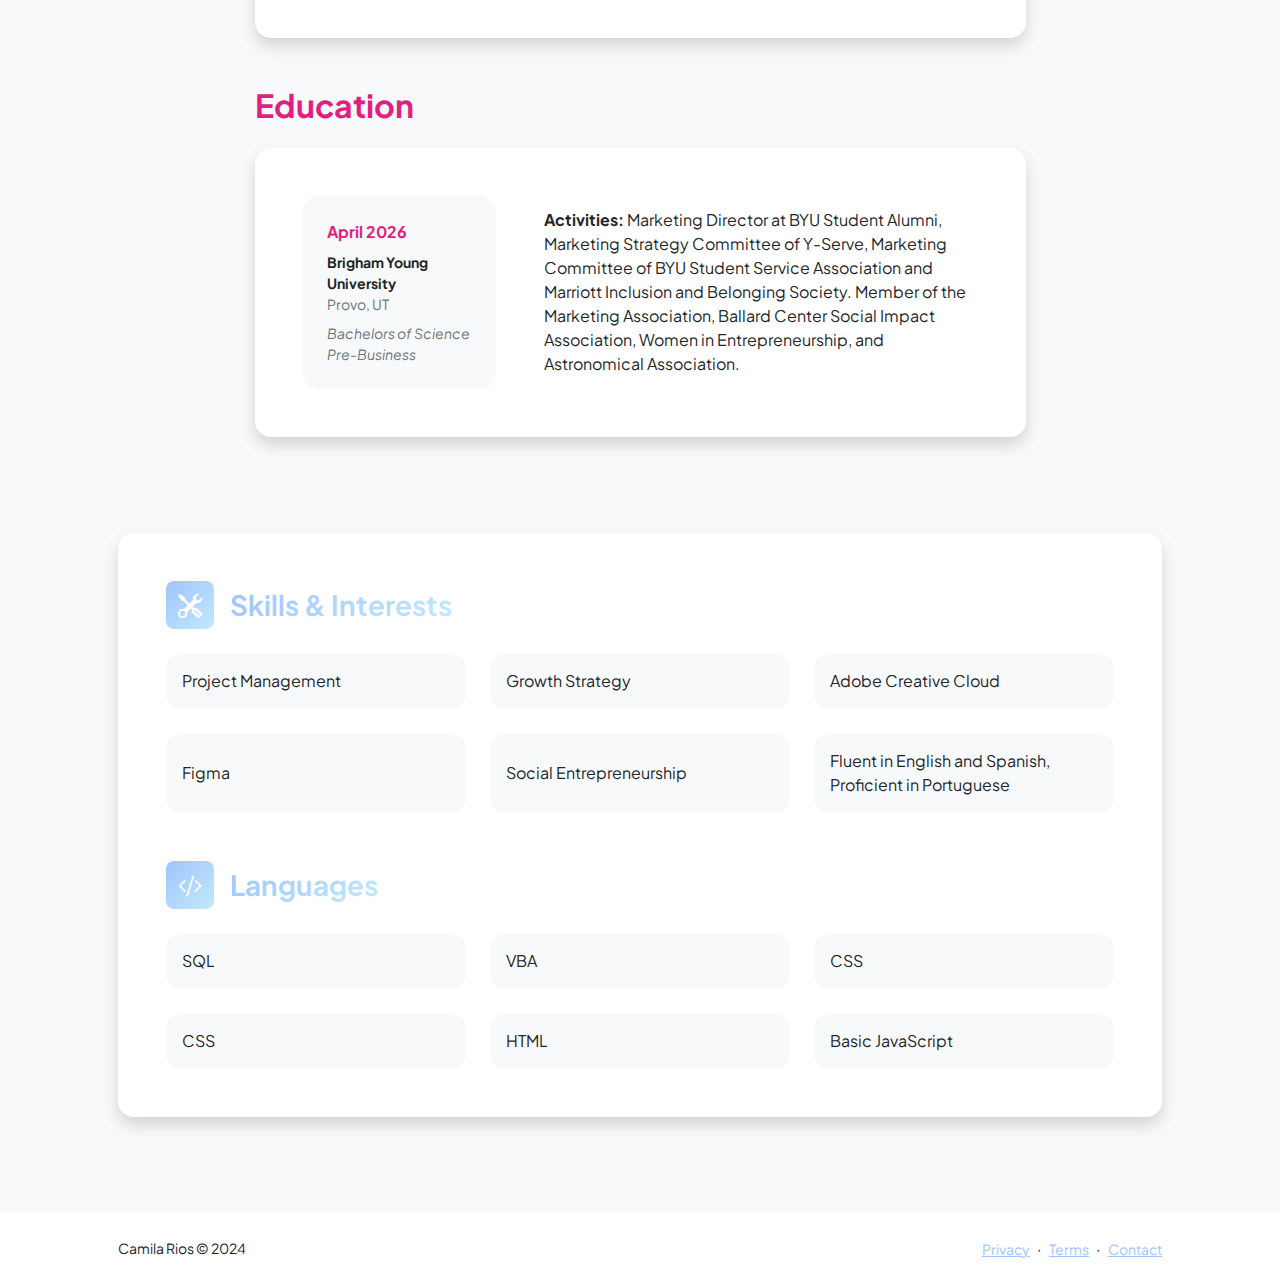
<file: resume.html>
<!DOCTYPE html>
<html lang="en">
    <head>
        <meta charset="utf-8" />
        <meta name="viewport" content="width=device-width, initial-scale=1, shrink-to-fit=no" />
        <meta name="description" content="" />
        <meta name="author" content="" />
        <title>CR | Resume</title>
        <!-- Favicon-->
        <link rel="icon" type="image/x-icon" href="assets/favicon.ico" />
        <!-- Custom Google font-->
        <link rel="preconnect" href="https://fonts.googleapis.com" />
        <link rel="preconnect" href="https://fonts.gstatic.com" crossorigin />
        <link href="https://fonts.googleapis.com/css2?family=Plus+Jakarta+Sans:wght@100;200;300;400;500;600;700;800;900&amp;display=swap" rel="stylesheet" />
        <!-- Bootstrap icons-->
        <link href="https://cdn.jsdelivr.net/npm/bootstrap-icons@1.8.1/font/bootstrap-icons.css" rel="stylesheet" />
        <!-- Core theme CSS (includes Bootstrap)-->
        <link href="css/styles.css" rel="stylesheet" />
    </head>
    <body class="d-flex flex-column h-100 bg-light">
        <main class="flex-shrink-0">
            <!-- Navigation-->
            <nav class="navbar navbar-expand-lg navbar-light bg-white py-3">
                <div class="container px-5">
                    <a class="navbar-brand" href="index.html"><span class="fw-bolder custom-text-color">Camila Rios</span></a>
                    <button class="navbar-toggler" type="button" data-bs-toggle="collapse" data-bs-target="#navbarSupportedContent" aria-controls="navbarSupportedContent" aria-expanded="false" aria-label="Toggle navigation"><span class="navbar-toggler-icon"></span></button>
                    <div class="collapse navbar-collapse" id="navbarSupportedContent">
                        <ul class="navbar-nav ms-auto mb-2 mb-lg-0 small fw-bolder">
                            <li class="nav-item"><a class="nav-link" href="index.html">Home</a></li>
                            <li class="nav-item"><a class="nav-link" href="resume.html">Resume</a></li>
                            <li class="nav-item"><a class="nav-link" href="projects.html">Projects</a></li>
                            <li class="nav-item"><a class="nav-link" href="resources.html">Resources</a></li>
                            <li class="nav-item"><a class="nav-link" href="contact.html">Contact</a></li>
                        </ul>
                    </div>
                </div>
            </nav>
            <!-- Page Content-->
            <div class="container px-5 my-5">
                <div class="text-center mb-5">
                    <h1 class="display-5 fw-bolder mb-0"><span class="text-gradient d-inline">Resume</span></h1>
                </div>
                <div class="row gx-5 justify-content-center">
                    <div class="col-lg-11 col-xl-9 col-xxl-8">
                        <!-- Experience Section-->
                        <section>
                            <div class="d-flex align-items-center justify-content-between mb-4">
                                <h2 class="text-primary fw-bolder mb-0">Experience</h2>
                                <!-- Download resume button-->
                                <!-- Note: Set the link href target to a PDF file within your project-->
                                <a class="btn btn-primary px-4 py-3" href="/assets/[NEW] Rios Neyra_Camila_Resume.pdf">
                                    <div class="d-inline-block bi bi-download me-2"></div> 
                                    Download Resume
                                </a>
                            </div>
                            <!-- Experience Card 1-->
                            <div class="card shadow border-0 rounded-4 mb-5">
                                <div class="card-body p-5">
                                    <div class="row align-items-center gx-5">
                                        <div class="col text-center text-lg-start mb-4 mb-lg-0">
                                            <div class="bg-light p-4 rounded-4">
                                                <div class="text-primary fw-bolder mb-2">Jan 2024 – Present</div>
                                                <div class="small fw-bolder">Project Assistant</div>
                                                <div class="small text-muted">BYU Office of Information Technology</div>
                                                <div class="small text-muted">Provo, UT</div>
                                            </div>
                                        </div>
                                        <div class="col-lg-8"><div>Facilitated the coordination of projects, budgets, and workload distribution for over 150 employees in the Application Engineering Department, improving overall team productivity through efficient resource allocation.
                                            Rebuilt hiring systems to successfully attract and integrate new part-time employees into 4 different teams. Created flowcharts to evaluate effectiveness.</div></div>
                                    </div>
                                </div>
                            </div>
                            <!-- Experience Card 2-->
                            <div class="card shadow border-0 rounded-4 mb-5">
                                <div class="card-body p-5">
                                    <div class="row align-items-center gx-5">
                                        <div class="col text-center text-lg-start mb-4 mb-lg-0">
                                            <div class="bg-light p-4 rounded-4">
                                                <div class="text-primary fw-bolder mb-2">Sep 2023 – Feb 2024</div>
                                                <div class="small fw-bolder">Social Media Specialist</div>
                                                <div class="small text-muted">BYU Arts</div>
                                                <div class="small text-muted">Provo, UT</div>
                                            </div>
                                        </div>
                                        <div class="col-lg-8"><div>Crafted content for over 200 events per semester, engaging a combined audience of 13,200+ followers. Increased followers by 3% and engagement by 223% in 2 months through optimized SEO and copywriting. Conducted bi-weekly audits to assess strategy effectiveness, delivering reports with customized dashboards. Implemented a monthly content calendar, delegating tasks for timely campaign execution.</div></div>
                                    </div>
                                </div>
                            </div>
                            <!-- Experience Card 3-->
                            <div class="card shadow border-0 rounded-4 mb-5">
                                <div class="card-body p-5">
                                    <div class="row align-items-center gx-5">
                                        <div class="col text-center text-lg-start mb-4 mb-lg-0">
                                            <div class="bg-light p-4 rounded-4">
                                                <div class="text-primary fw-bolder mb-2">Jul 2021 – May 2023</div>
                                                <div class="small fw-bolder">Creative Marketing Director</div>
                                                <div class="small text-muted">Respirando Historia Familiar</div>
                                                <div class="small text-muted">Lima, Peru</div>
                                            </div>
                                        </div>
                                        <div class="col-lg-8"><div>Planned, co-wrote, and designed 35+ carousel Instagram posts covering Hispanic heritage & genealogy research. Created branding (creative assets, logo, and posts) and a marketing strategy that generated 9,000+ impressions.</div></div>
                                    </div>
                                </div>
                            </div>
                            <!-- Experience Card 4-->
                            <div class="card shadow border-0 rounded-4 mb-5">
                                <div class="card-body p-5">
                                    <div class="row align-items-center gx-5">
                                        <div class="col text-center text-lg-start mb-4 mb-lg-0">
                                            <div class="bg-light p-4 rounded-4">
                                                <div class="text-primary fw-bolder mb-2">Sep 2022 – Nov 2022</div>
                                                <div class="small fw-bolder">Growth Strategy & Marketing Intern</div>
                                                <div class="small text-muted">GirlTechBoss</div>
                                                <div class="small text-muted">New York City, NY</div>
                                            </div>
                                        </div>
                                        <div class="col-lg-8"><div>Generated a 4x increase in annual conference registration numbers by collaborating with the Marketing Chair to develop and implement a strategic advertising plan, and conducting A/B tests on marketing newsletter templates. Built a strong promotional campaign that gained 300 new followers in 5 days via Instagram and LinkedIn. Conducted market research and analyzed current trends; independently created social media content on Figma.</div></div>
                                    </div>
                                </div>
                            </div>
                        </section>
                        <!-- Education Section-->
                        <section>
                            <h2 class="text-secondary fw-bolder mb-4">Education</h2>
                            <!-- Education Card 1-->
                            <div class="card shadow border-0 rounded-4 mb-5">
                                <div class="card-body p-5">
                                    <div class="row align-items-center gx-5">
                                        <div class="col text-center text-lg-start mb-4 mb-lg-0">
                                            <div class="bg-light p-4 rounded-4">
                                                <div class="text-secondary fw-bolder mb-2">April 2026</div>
                                                <div class="mb-2">
                                                    <div class="small fw-bolder">Brigham Young University</div>
                                                    <div class="small text-muted">Provo, UT</div>
                                                </div>
                                                <div class="fst-italic">
                                                    <div class="small text-muted">Bachelors of Science</div>
                                                    <div class="small text-muted">Pre-Business</div>
                                                </div>
                                            </div>
                                        </div>
                                        <div class="col-lg-8">
                                            <div><strong>Activities:</strong> Marketing Director at BYU Student Alumni, Marketing Strategy Committee of Y-Serve, Marketing Committee of BYU Student Service Association and Marriott Inclusion and Belonging Society. Member of the Marketing Association, Ballard Center Social Impact Association, Women in Entrepreneurship, and Astronomical Association.</div>
                                        </div>                                        
                                    </div>
                                </div>
                            </div>

                            </div>
                        </section>
                        <!-- Divider-->
                        <div class="pb-5"></div>
                        <!-- Skills Section-->
                        <section>
                            <!-- Skillset Card-->
                            <div class="card shadow border-0 rounded-4 mb-5">
                                <div class="card-body p-5">
                                    <!-- Professional skills list-->
                                    <div class="mb-5">
                                        <div class="d-flex align-items-center mb-4">
                                            <div class="feature bg-primary bg-gradient-primary-to-secondary text-white rounded-3 me-3"><i class="bi bi-tools"></i></div>
                                            <h3 class="fw-bolder mb-0"><span class="text-gradient d-inline">Skills & Interests</span></h3>
                                        </div>
                                        <div class="row row-cols-1 row-cols-md-3 mb-4">
                                            <div class="col mb-4 mb-md-0"><div class="d-flex align-items-center bg-light rounded-4 p-3 h-100">Project Management</div></div>
                                            <div class="col mb-4 mb-md-0"><div class="d-flex align-items-center bg-light rounded-4 p-3 h-100">Growth Strategy</div></div>
                                            <div class="col"><div class="d-flex align-items-center bg-light rounded-4 p-3 h-100">Adobe Creative Cloud</div></div>
                                        </div>
                                        <div class="row row-cols-1 row-cols-md-3">
                                            <div class="col mb-4 mb-md-0"><div class="d-flex align-items-center bg-light rounded-4 p-3 h-100">Figma</div></div>
                                            <div class="col mb-4 mb-md-0"><div class="d-flex align-items-center bg-light rounded-4 p-3 h-100">Social Entrepreneurship</div></div>
                                            <div class="col"><div class="d-flex align-items-center bg-light rounded-4 p-3 h-100">Fluent in English and Spanish, Proficient in Portuguese</div></div>
                                        </div>
                                    </div>
                                    <!-- Languages list-->
                                    <div class="mb-0">
                                        <div class="d-flex align-items-center mb-4">
                                            <div class="feature bg-primary bg-gradient-primary-to-secondary text-white rounded-3 me-3"><i class="bi bi-code-slash"></i></div>
                                            <h3 class="fw-bolder mb-0"><span class="text-gradient d-inline">Languages</span></h3>
                                        </div>
                                        <div class="row row-cols-1 row-cols-md-3 mb-4">
                                            <div class="col mb-4 mb-md-0"><div class="d-flex align-items-center bg-light rounded-4 p-3 h-100">SQL</div></div>
                                            <div class="col mb-4 mb-md-0"><div class="d-flex align-items-center bg-light rounded-4 p-3 h-100">VBA</div></div>
                                            <div class="col"><div class="d-flex align-items-center bg-light rounded-4 p-3 h-100">CSS</div></div>
                                        </div>
                                        <div class="row row-cols-1 row-cols-md-3">
                                            <div class="col mb-4 mb-md-0"><div class="d-flex align-items-center bg-light rounded-4 p-3 h-100">CSS</div></div>
                                            <div class="col mb-4 mb-md-0"><div class="d-flex align-items-center bg-light rounded-4 p-3 h-100">HTML</div></div>
                                            <div class="col"><div class="d-flex align-items-center bg-light rounded-4 p-3 h-100">Basic JavaScript</div></div>
                                        </div>
                                    </div>
                                </div>
                            </div>
                        </section>
                    </div>
                </div>
            </div>
        </main>
        <!-- Footer-->
        <footer class="bg-white py-4 mt-auto">
            <div class="container px-5">
                <div class="row align-items-center justify-content-between flex-column flex-sm-row">
                    <div class="col-auto"><div class="small m-0">Camila Rios &copy; 2024</div></div>
                    <div class="col-auto">
                        <a class="small" href="#!">Privacy</a>
                        <span class="mx-1">&middot;</span>
                        <a class="small" href="#!">Terms</a>
                        <span class="mx-1">&middot;</span>
                        <a class="small" href="mailto:riosncamila@gmail.com">Contact</a>
                    </div>
                </div>
            </div>
        </footer>
        <!-- Bootstrap core JS-->
        <script src="https://cdn.jsdelivr.net/npm/bootstrap@5.2.3/dist/js/bootstrap.bundle.min.js"></script>
        <!-- Core theme JS-->
        <script src="js/scripts.js"></script>
    </body>
</html>
</file>
